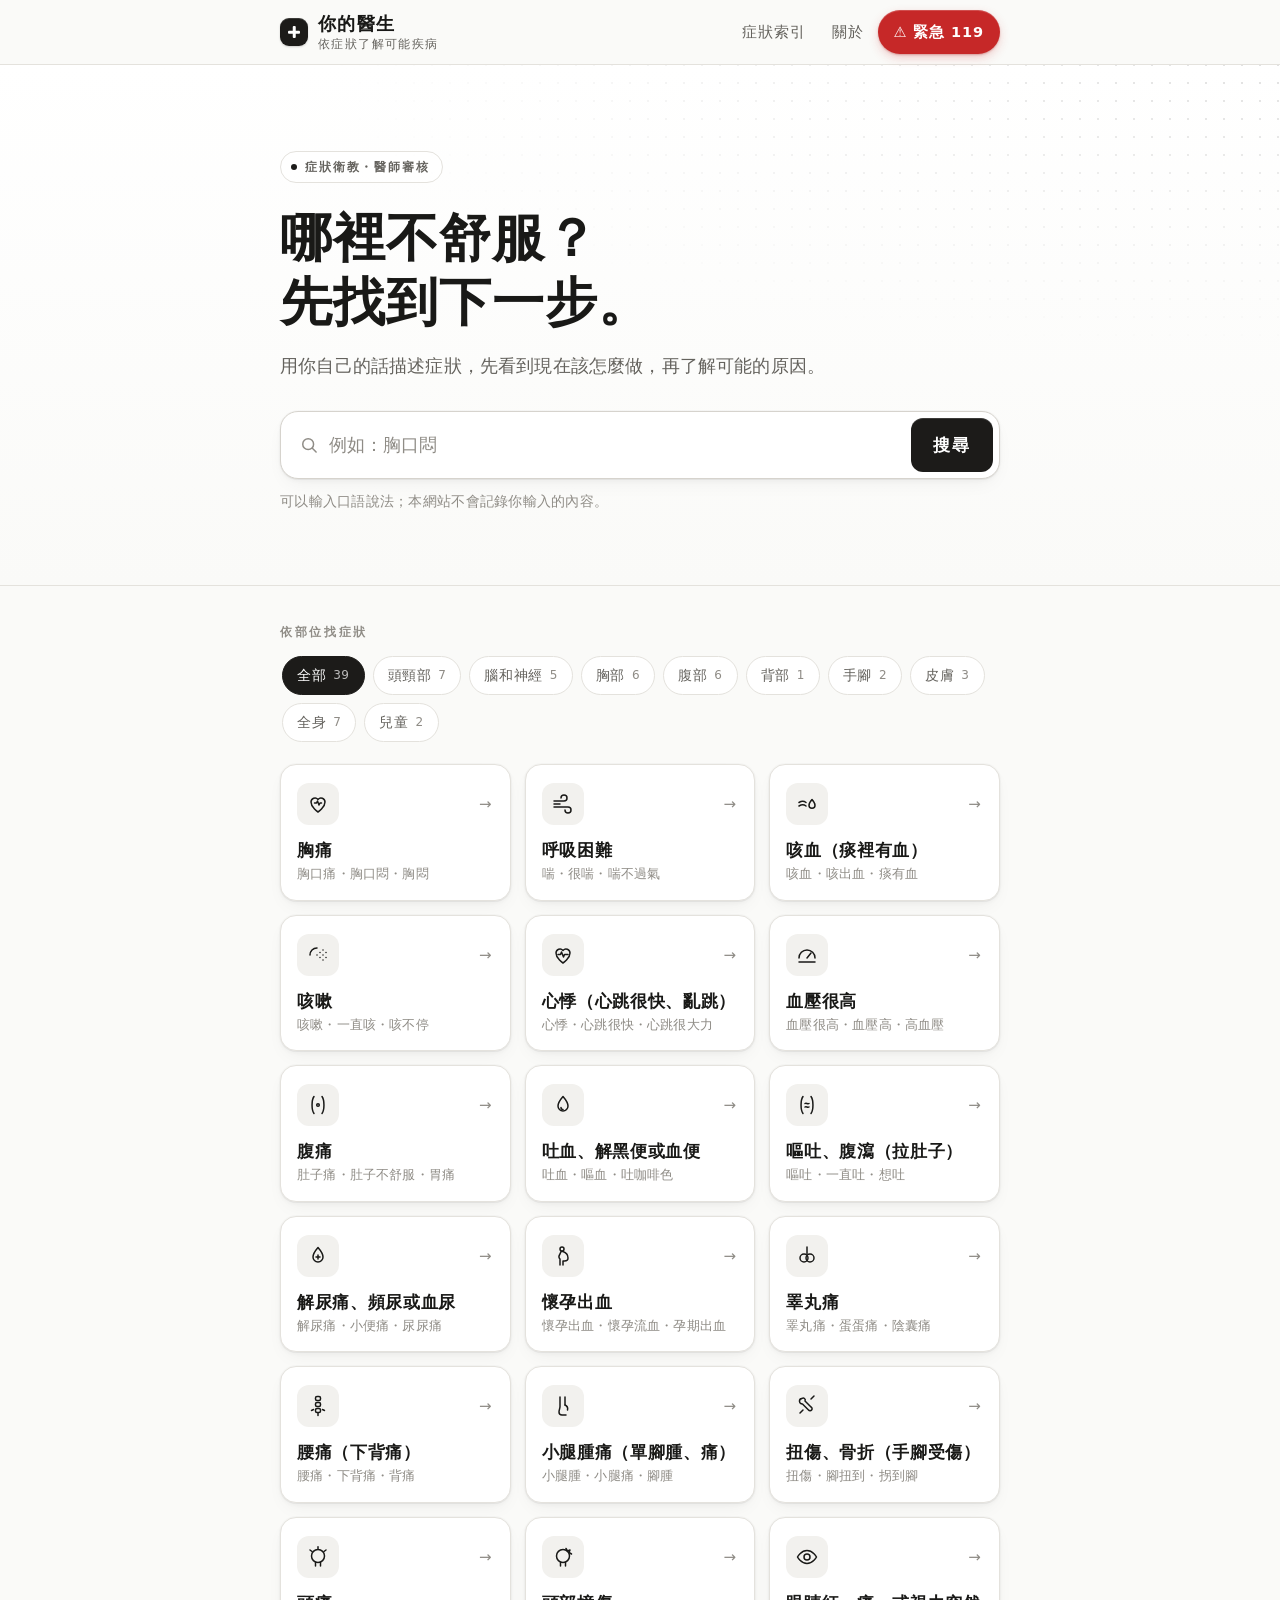
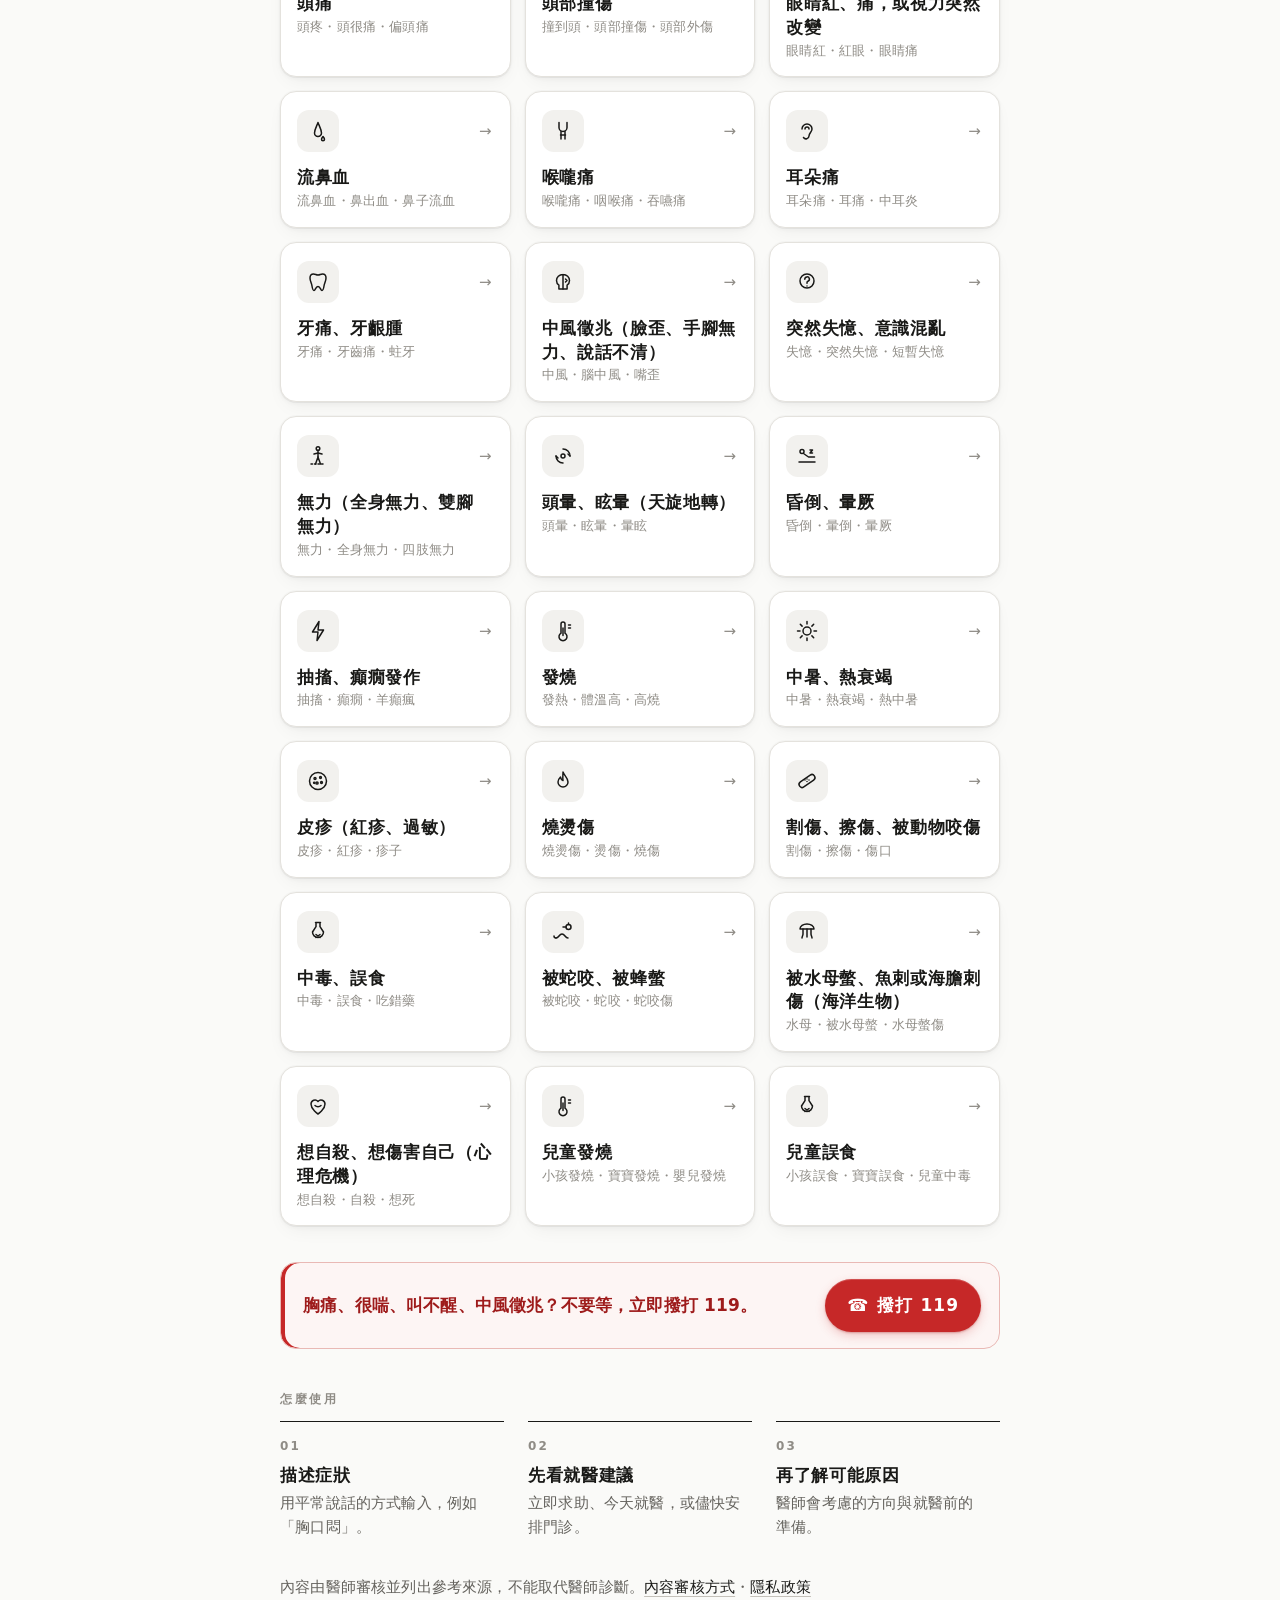
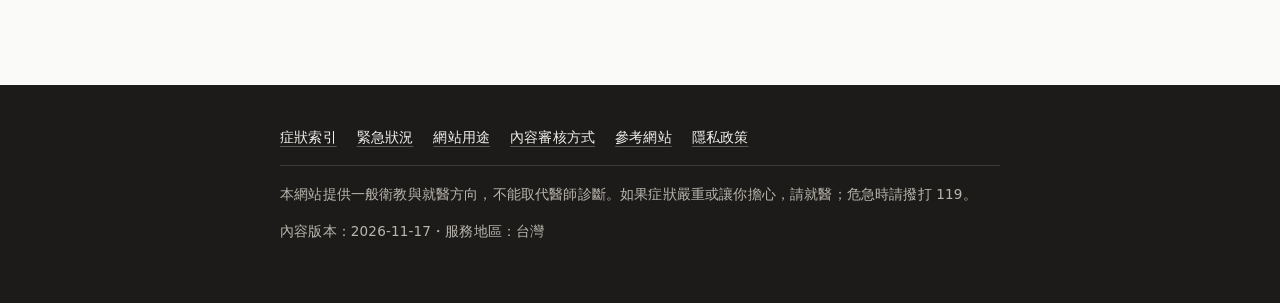
<file: index.html>
<!doctype html>
<html lang="zh-Hant-TW">
<head>
<meta charset="utf-8">
<meta name="viewport" content="width=device-width, initial-scale=1">
<meta name="robots" content="index, follow">
<title>你的醫生～依症狀了解可能疾病</title>
<meta name="description" content="你的醫生～依症狀了解可能疾病。先看到現在該怎麼做：立即求助、儘速就醫或安排門診，再了解醫師會考慮的可能原因。經醫師審核的繁體中文衛教，不能取代醫師診斷。">
<link rel="stylesheet" href="css/site.css?v=20261119040735">
</head>
<body data-page="home">
<main id="main" tabindex="-1"><div class="wrap"><noscript><p>本網站需要啟用 JavaScript 才能搜尋與顯示症狀內容。危急時請撥打 119。</p></noscript></div></main>
<script src="data.js?v=20261119040735"></script>
<script src="js/search.js?v=20261119040735"></script>
<script src="js/app.js?v=20261119040735"></script>
</body>
</html>
</file>
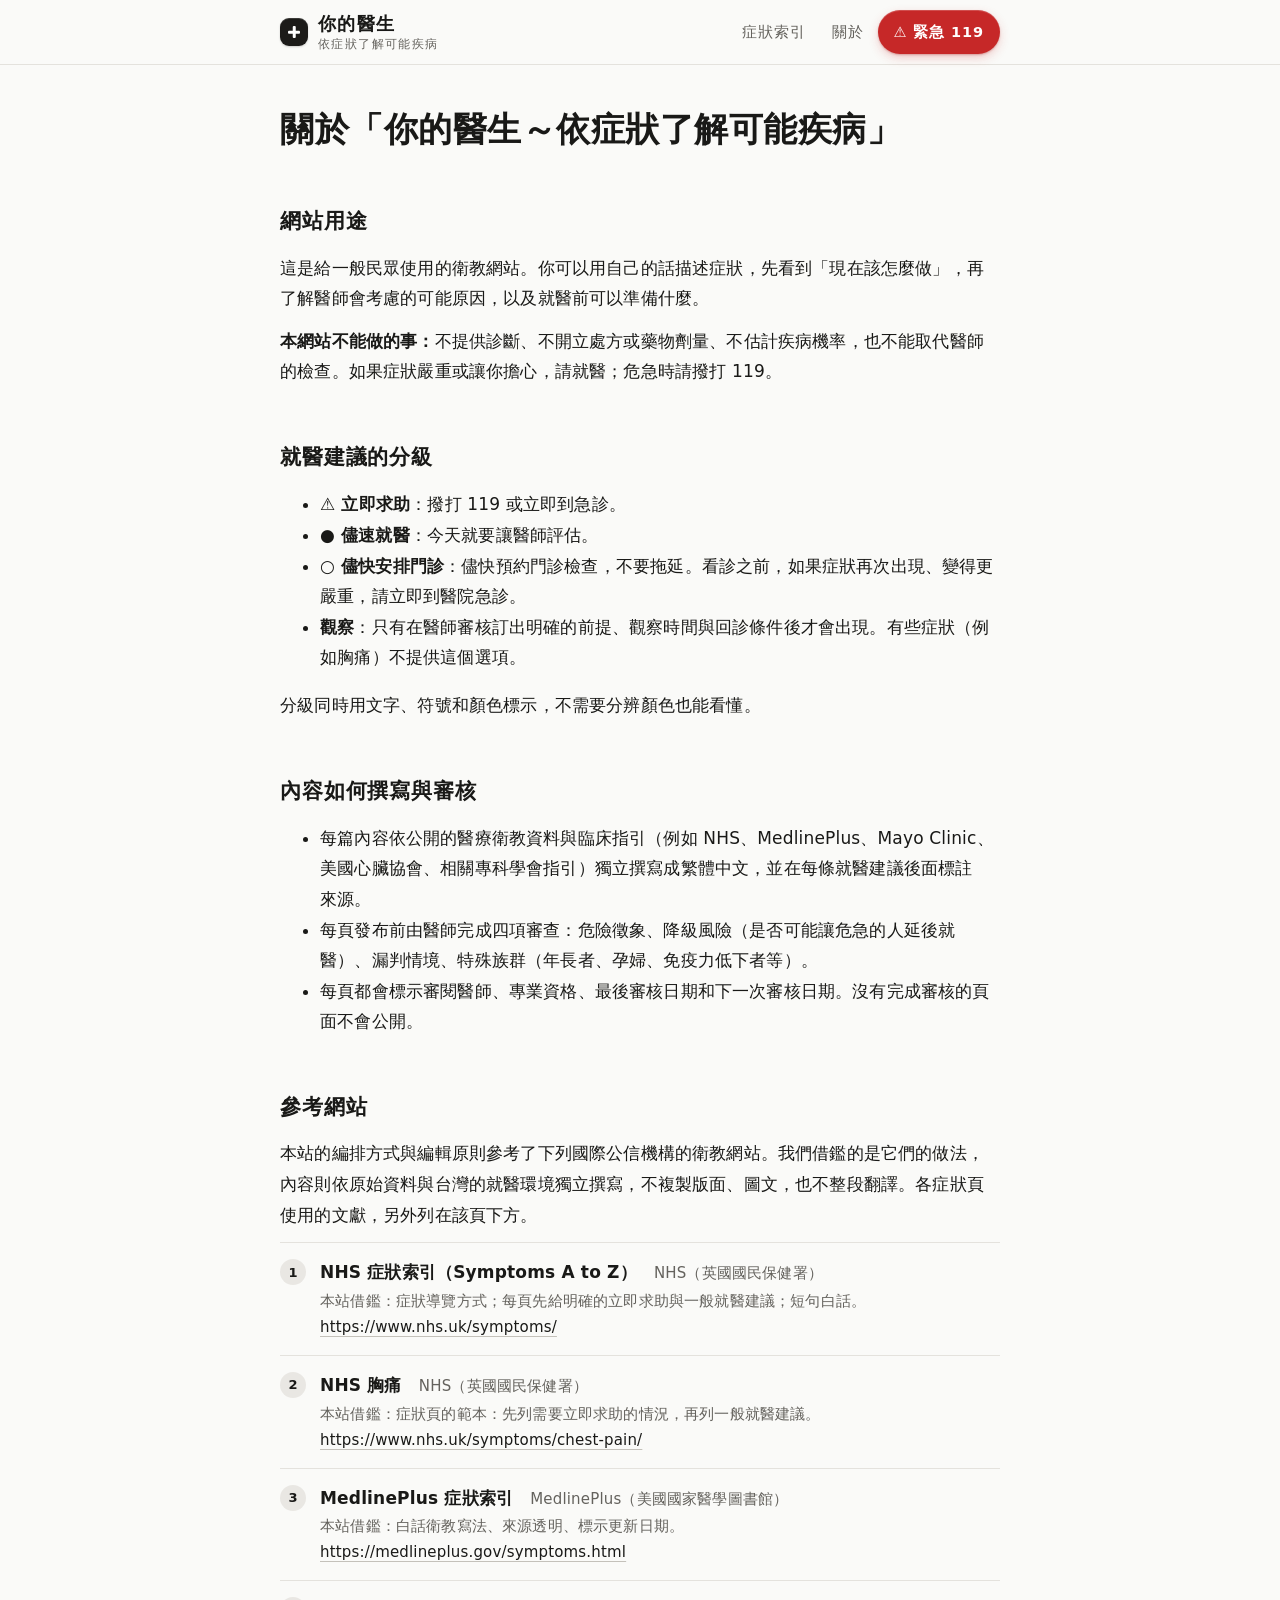
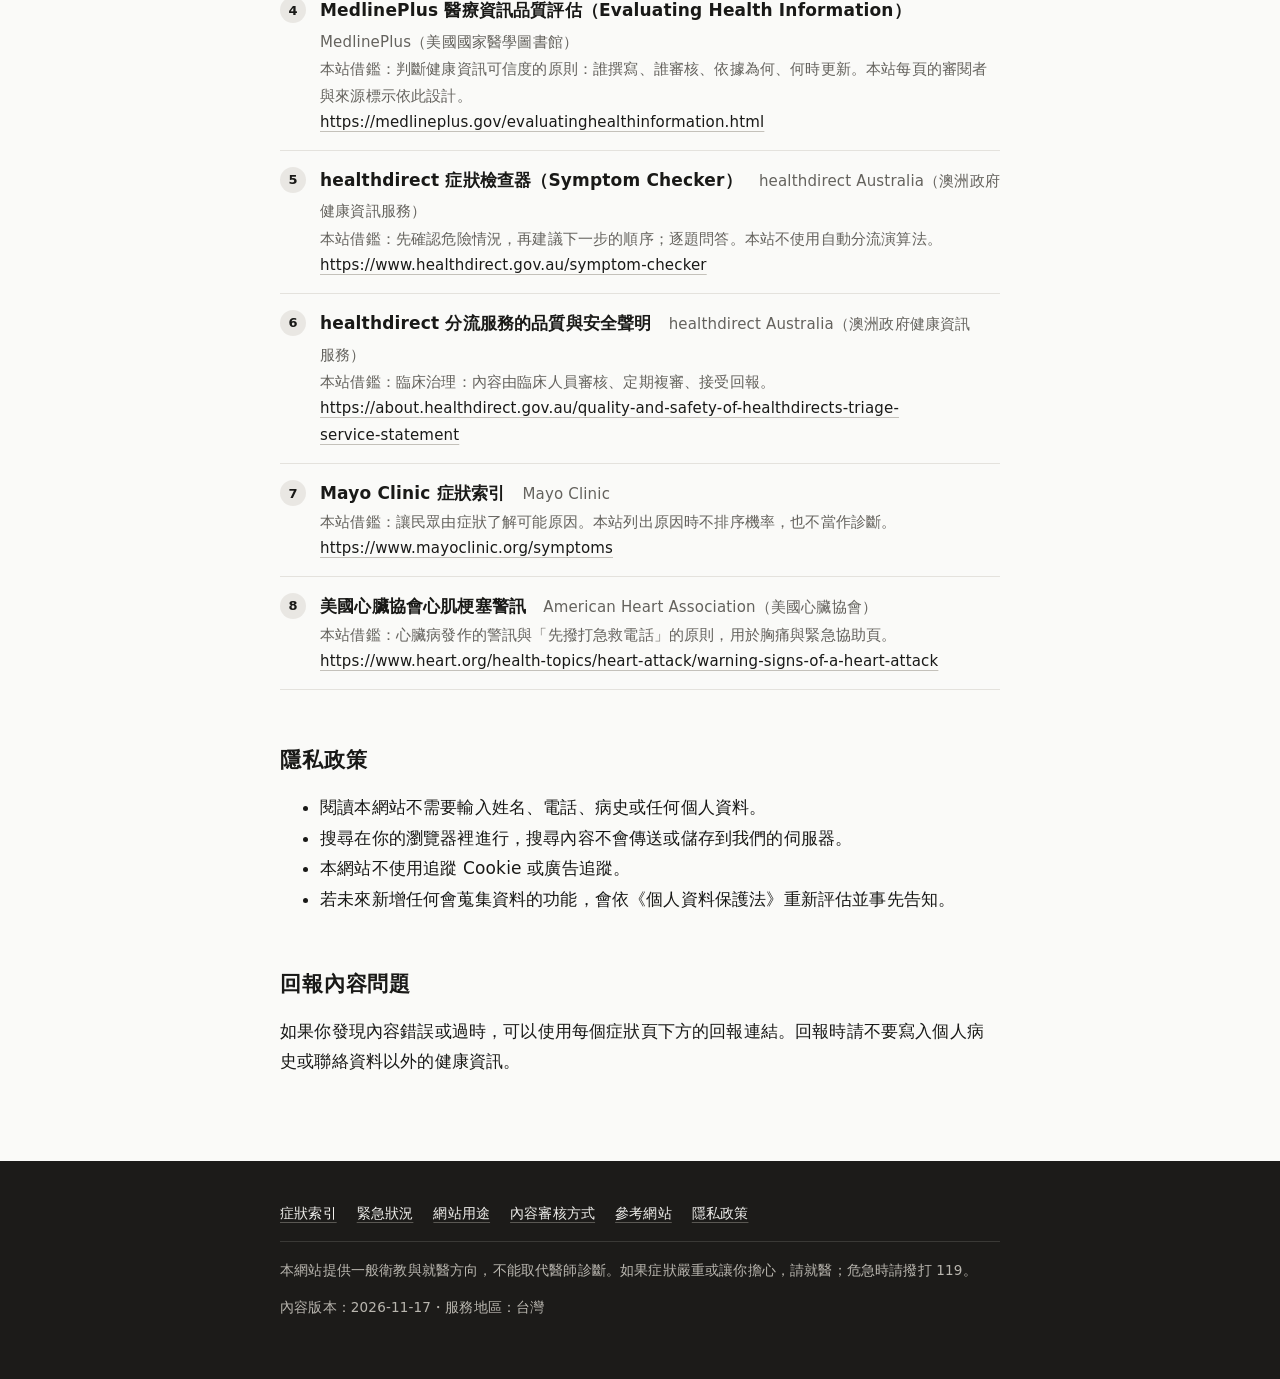
<file: about.html>
<!doctype html>
<html lang="zh-Hant-TW">
<head>
<meta charset="utf-8">
<meta name="viewport" content="width=device-width, initial-scale=1">
<meta name="robots" content="index, follow">
<title>關於本站｜你的醫生</title>
<link rel="stylesheet" href="css/site.css?v=20261119040735">
</head>
<body data-page="about">
<main id="main" tabindex="-1"><div class="wrap">
<h1>關於「你的醫生～依症狀了解可能疾病」</h1>

<h2 id="purpose">網站用途</h2>
<p>這是給一般民眾使用的衛教網站。你可以用自己的話描述症狀，先看到「現在該怎麼做」，再了解醫師會考慮的可能原因，以及就醫前可以準備什麼。</p>
<p><strong>本網站不能做的事：</strong>不提供診斷、不開立處方或藥物劑量、不估計疾病機率，也不能取代醫師的檢查。如果症狀嚴重或讓你擔心，請就醫；危急時請撥打 119。</p>

<h2>就醫建議的分級</h2>
<ul>
<li><strong>⚠ 立即求助</strong>：撥打 119 或立即到急診。</li>
<li><strong>● 儘速就醫</strong>：今天就要讓醫師評估。</li>
<li><strong>○ 儘快安排門診</strong>：儘快預約門診檢查，不要拖延。看診之前，如果症狀再次出現、變得更嚴重，請立即到醫院急診。</li>
<li><strong>觀察</strong>：只有在醫師審核訂出明確的前提、觀察時間與回診條件後才會出現。有些症狀（例如胸痛）不提供這個選項。</li>
</ul>
<p>分級同時用文字、符號和顏色標示，不需要分辨顏色也能看懂。</p>

<h2 id="review">內容如何撰寫與審核</h2>
<ul>
<li>每篇內容依公開的醫療衛教資料與臨床指引（例如 NHS、MedlinePlus、Mayo Clinic、美國心臟協會、相關專科學會指引）獨立撰寫成繁體中文，並在每條就醫建議後面標註來源。</li>
<li>每頁發布前由醫師完成四項審查：危險徵象、降級風險（是否可能讓危急的人延後就醫）、漏判情境、特殊族群（年長者、孕婦、免疫力低下者等）。</li>
<li>每頁都會標示審閱醫師、專業資格、最後審核日期和下一次審核日期。沒有完成審核的頁面不會公開。</li>
</ul>

<h2 id="references">參考網站</h2>
<p>本站的編排方式與編輯原則參考了下列國際公信機構的衛教網站。我們借鑑的是它們的做法，內容則依原始資料與台灣的就醫環境獨立撰寫，不複製版面、圖文，也不整段翻譯。各症狀頁使用的文獻，另外列在該頁下方。</p>
<div id="site-refs"></div>

<h2 id="privacy">隱私政策</h2>
<ul>
<li>閱讀本網站不需要輸入姓名、電話、病史或任何個人資料。</li>
<li>搜尋在你的瀏覽器裡進行，搜尋內容不會傳送或儲存到我們的伺服器。</li>
<li>本網站不使用追蹤 Cookie 或廣告追蹤。</li>
<li>若未來新增任何會蒐集資料的功能，會依《個人資料保護法》重新評估並事先告知。</li>
</ul>

<h2 id="feedback">回報內容問題</h2>
<p>如果你發現內容錯誤或過時，可以使用每個症狀頁下方的回報連結。回報時請不要寫入個人病史或聯絡資料以外的健康資訊。</p>
</div></main>
<script src="data.js?v=20261119040735"></script>
<script src="js/search.js?v=20261119040735"></script>
<script src="js/app.js?v=20261119040735"></script>
</body>
</html>
</file>
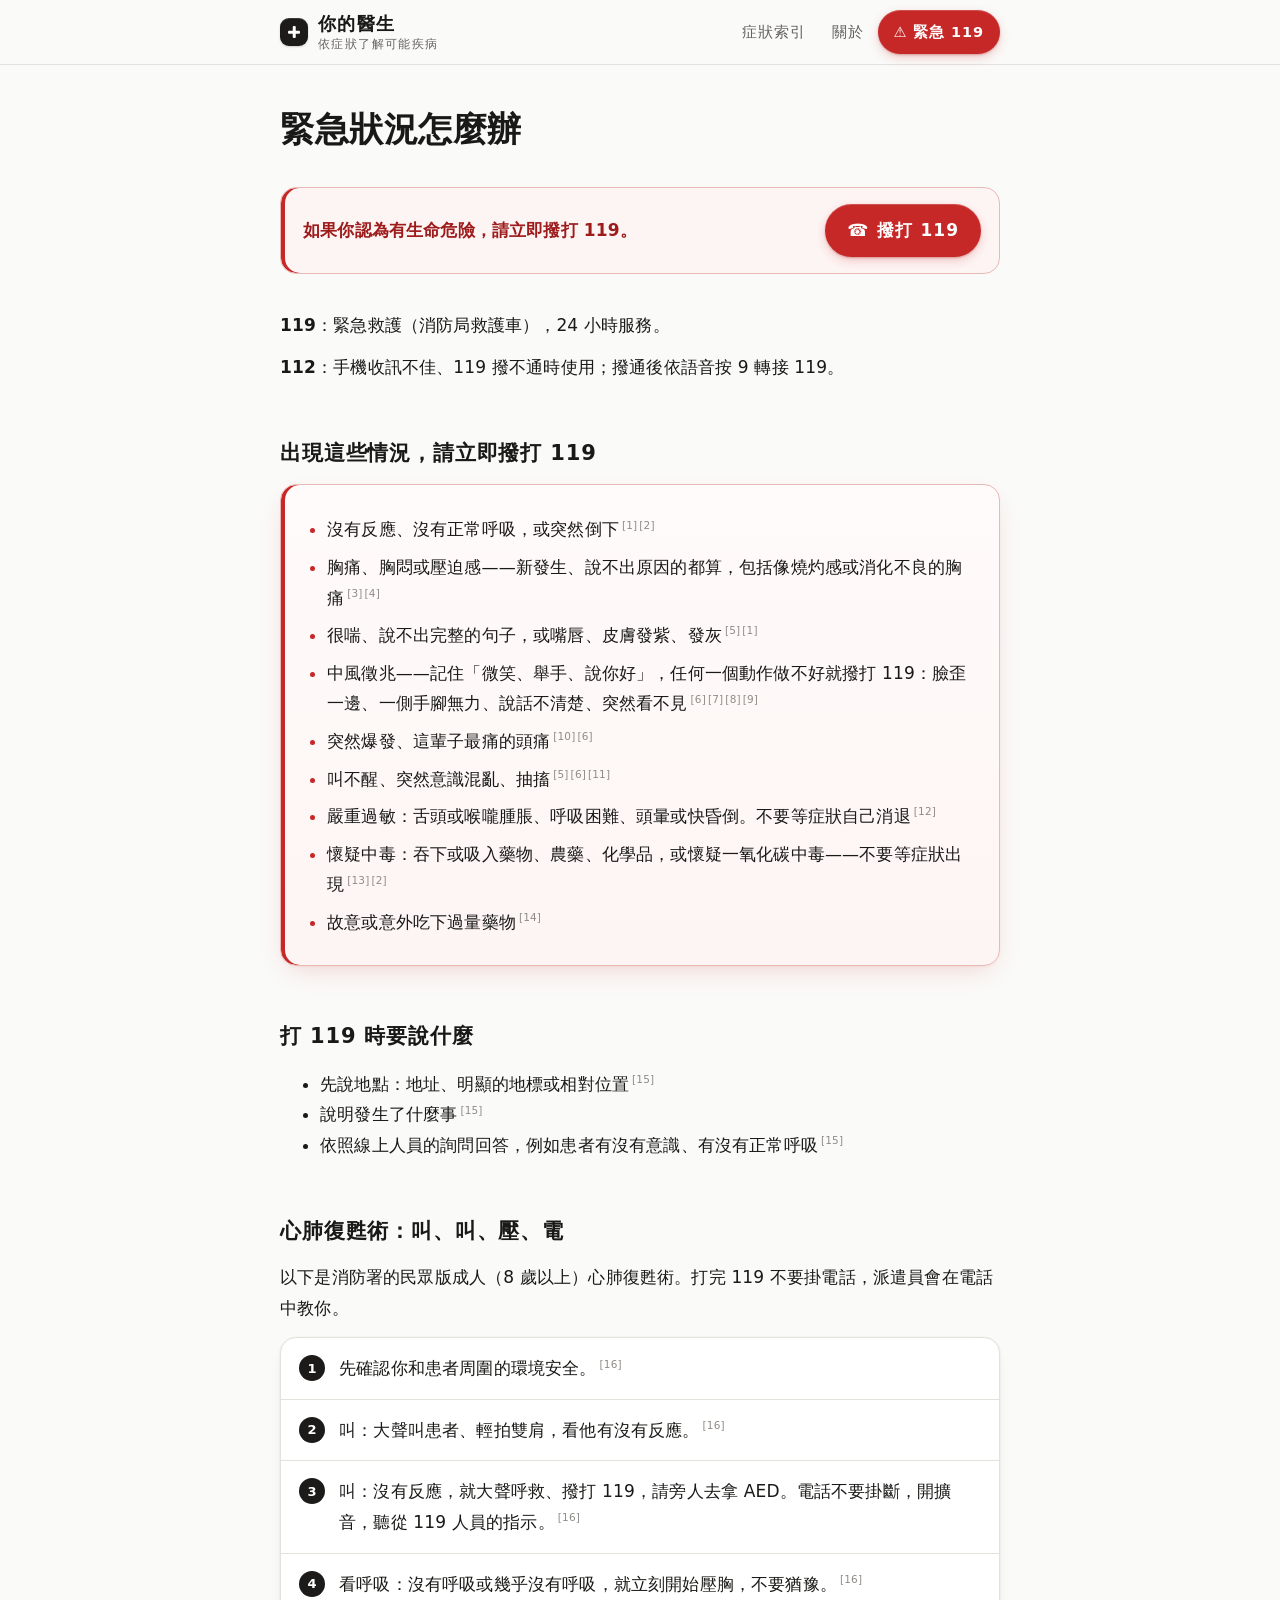
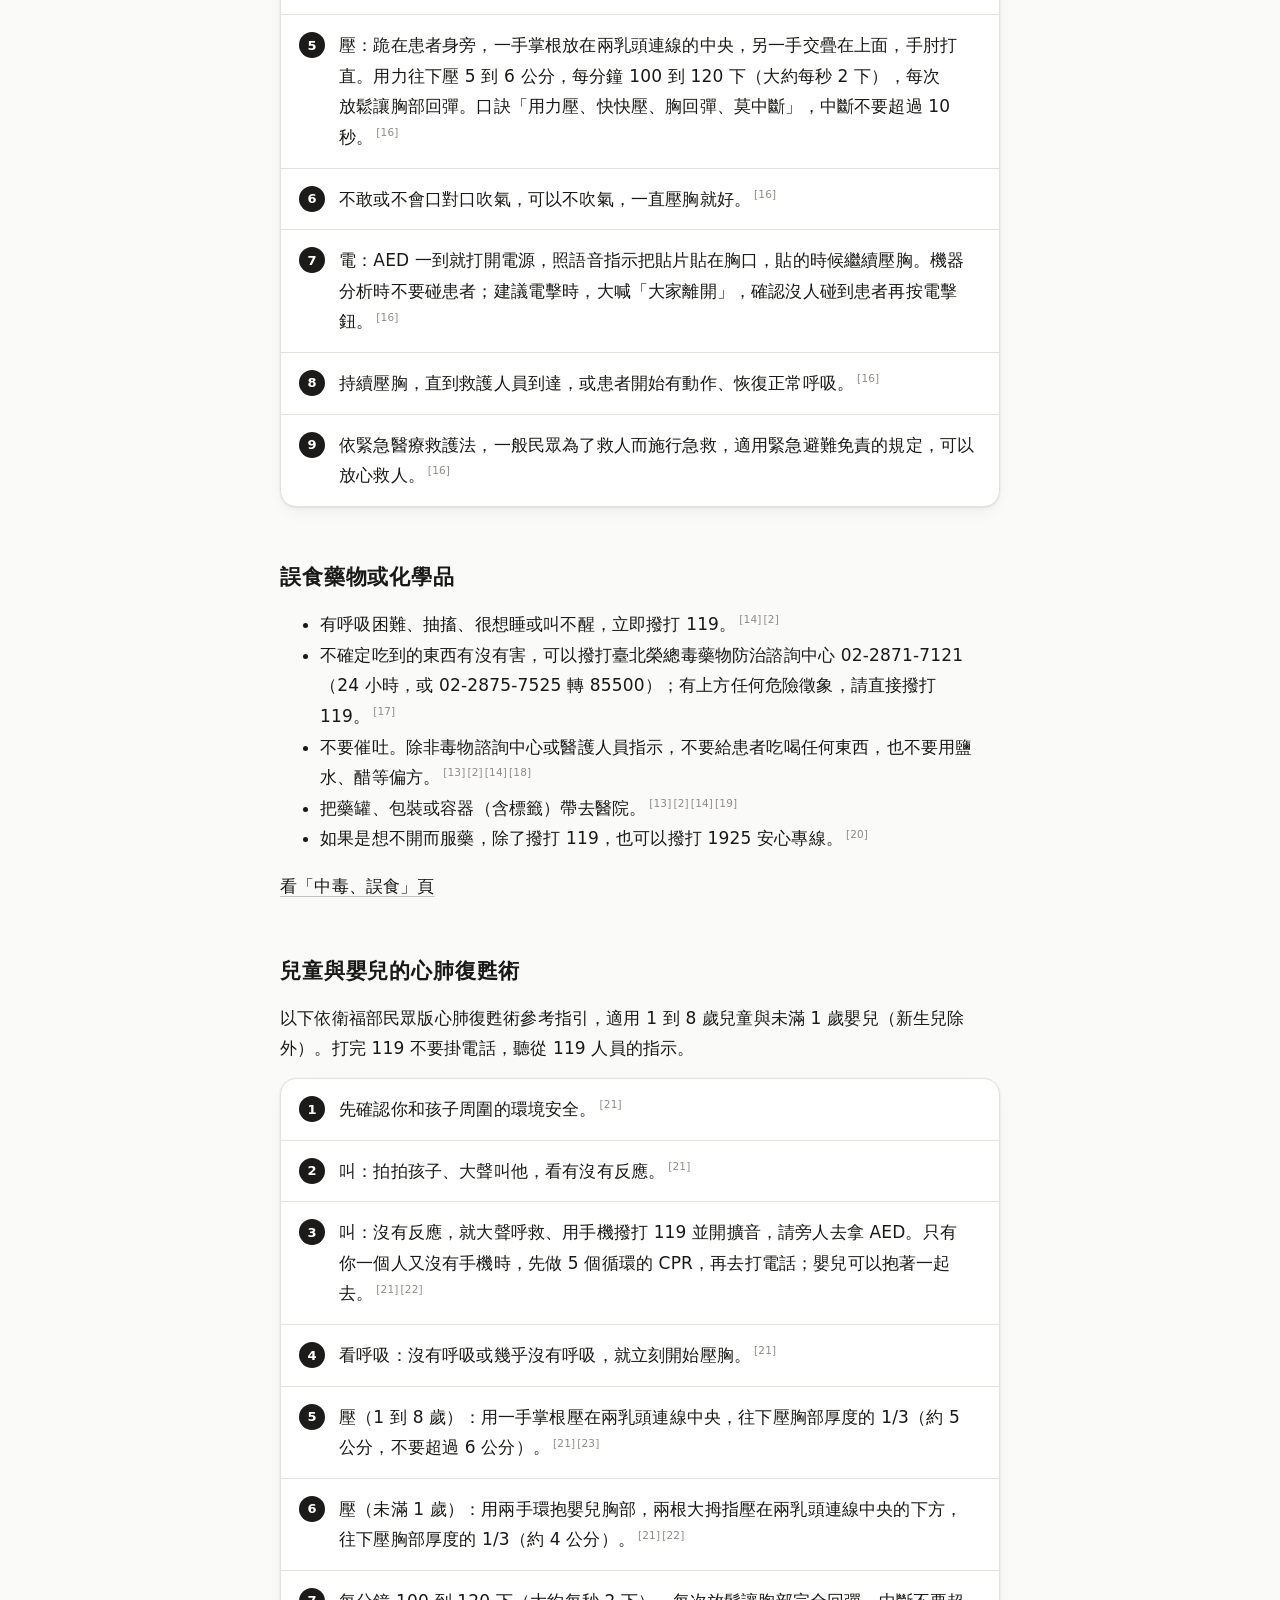
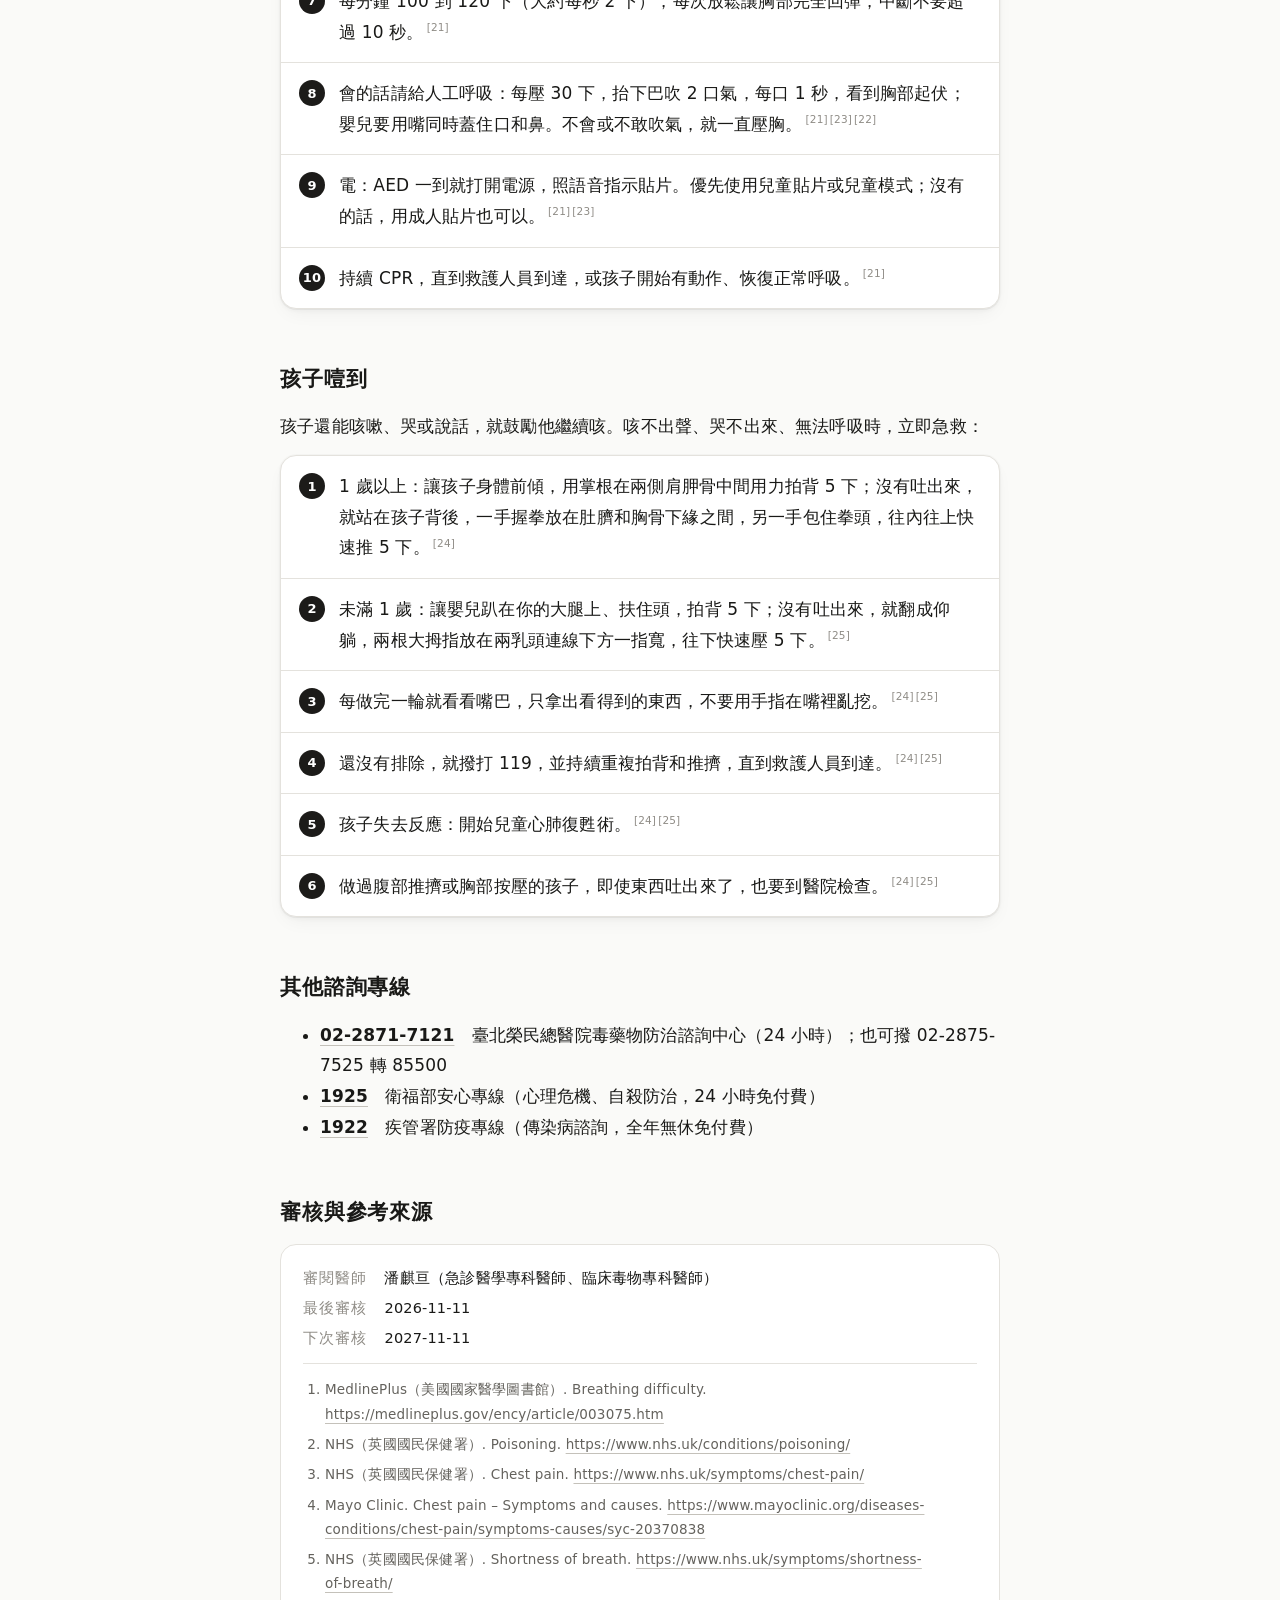
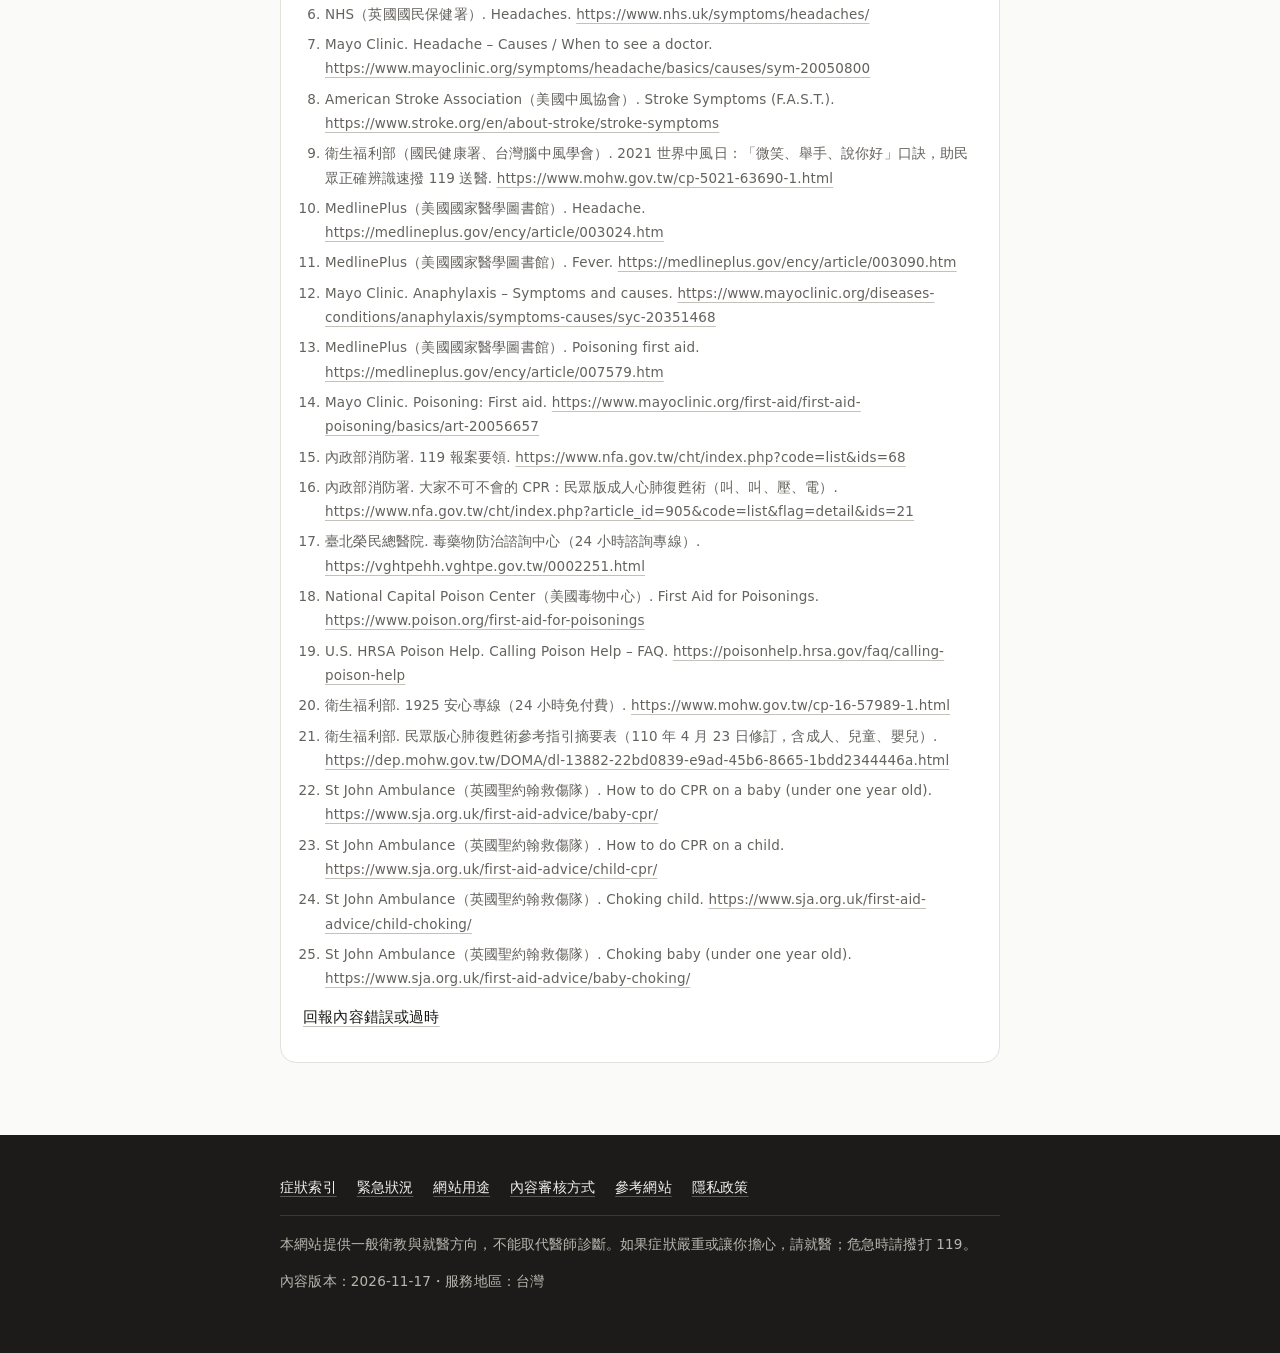
<file: emergency.html>
<!doctype html>
<html lang="zh-Hant-TW">
<head>
<meta charset="utf-8">
<meta name="viewport" content="width=device-width, initial-scale=1">
<meta name="robots" content="index, follow">
<title>緊急狀況怎麼辦｜你的醫生</title>
<meta name="description" content="依症狀找到現在該怎麼做：立即求助、儘速就醫或安排門診。經醫師審核的繁體中文衛教。">
<link rel="stylesheet" href="css/site.css?v=20261119040735">
</head>
<body data-page="emergency">
<main id="main" tabindex="-1"><div class="wrap"><noscript><p>本網站需要啟用 JavaScript 才能搜尋與顯示症狀內容。危急時請撥打 119。</p></noscript></div></main>
<script src="data.js?v=20261119040735"></script>
<script src="js/search.js?v=20261119040735"></script>
<script src="js/app.js?v=20261119040735"></script>
</body>
</html>
</file>
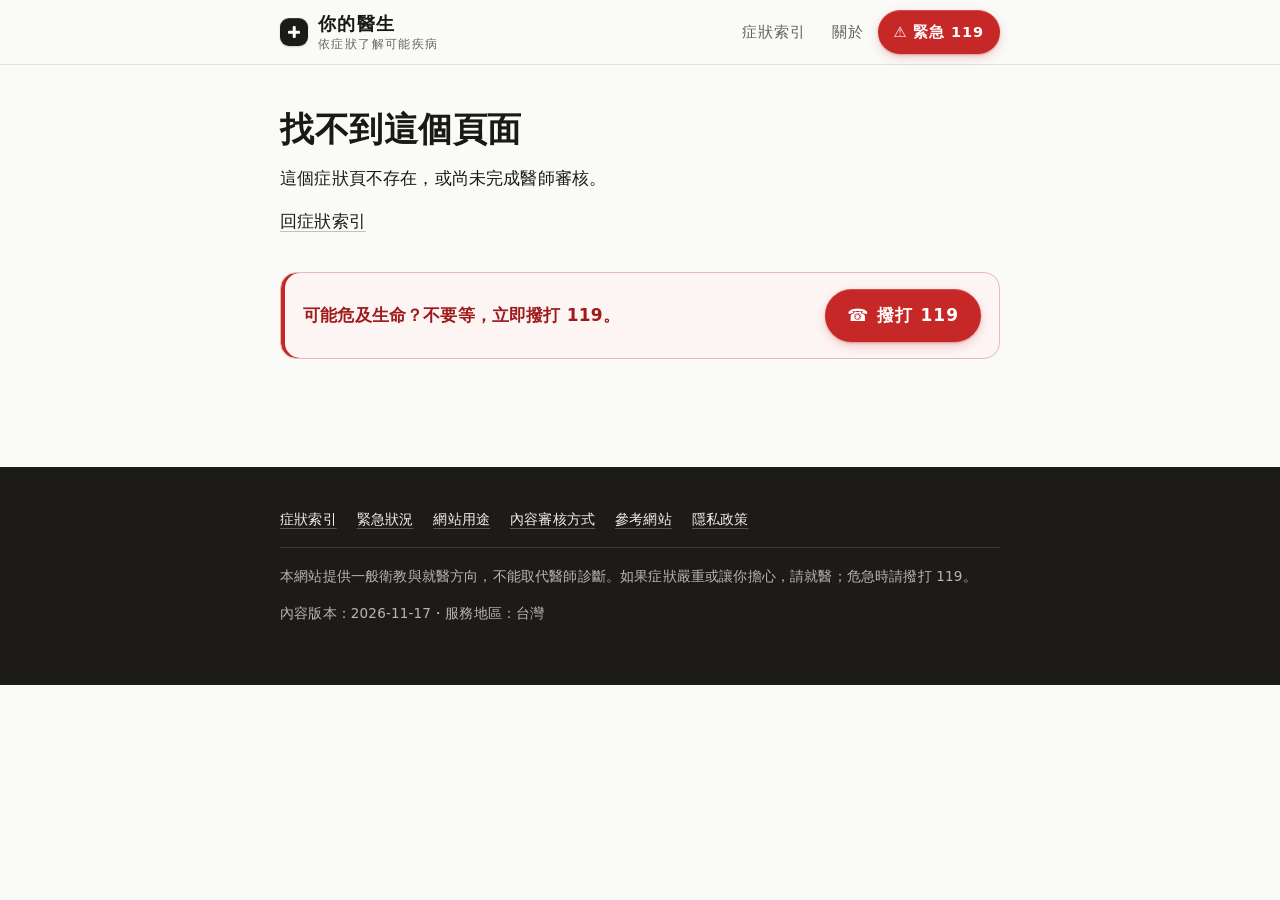
<file: symptom.html>
<!doctype html>
<html lang="zh-Hant-TW">
<head>
<meta charset="utf-8">
<meta name="viewport" content="width=device-width, initial-scale=1">
<meta name="robots" content="index, follow">
<title>症狀｜你的醫生</title>
<meta name="description" content="依症狀找到現在該怎麼做：立即求助、儘速就醫或安排門診。經醫師審核的繁體中文衛教。">
<link rel="stylesheet" href="css/site.css?v=20261119040735">
</head>
<body data-page="symptom">
<main id="main" tabindex="-1"><div class="wrap"><noscript><p>本網站需要啟用 JavaScript 才能搜尋與顯示症狀內容。危急時請撥打 119。</p></noscript></div></main>
<script src="data.js?v=20261119040735"></script>
<script src="js/search.js?v=20261119040735"></script>
<script src="js/app.js?v=20261119040735"></script>
</body>
</html>
</file>
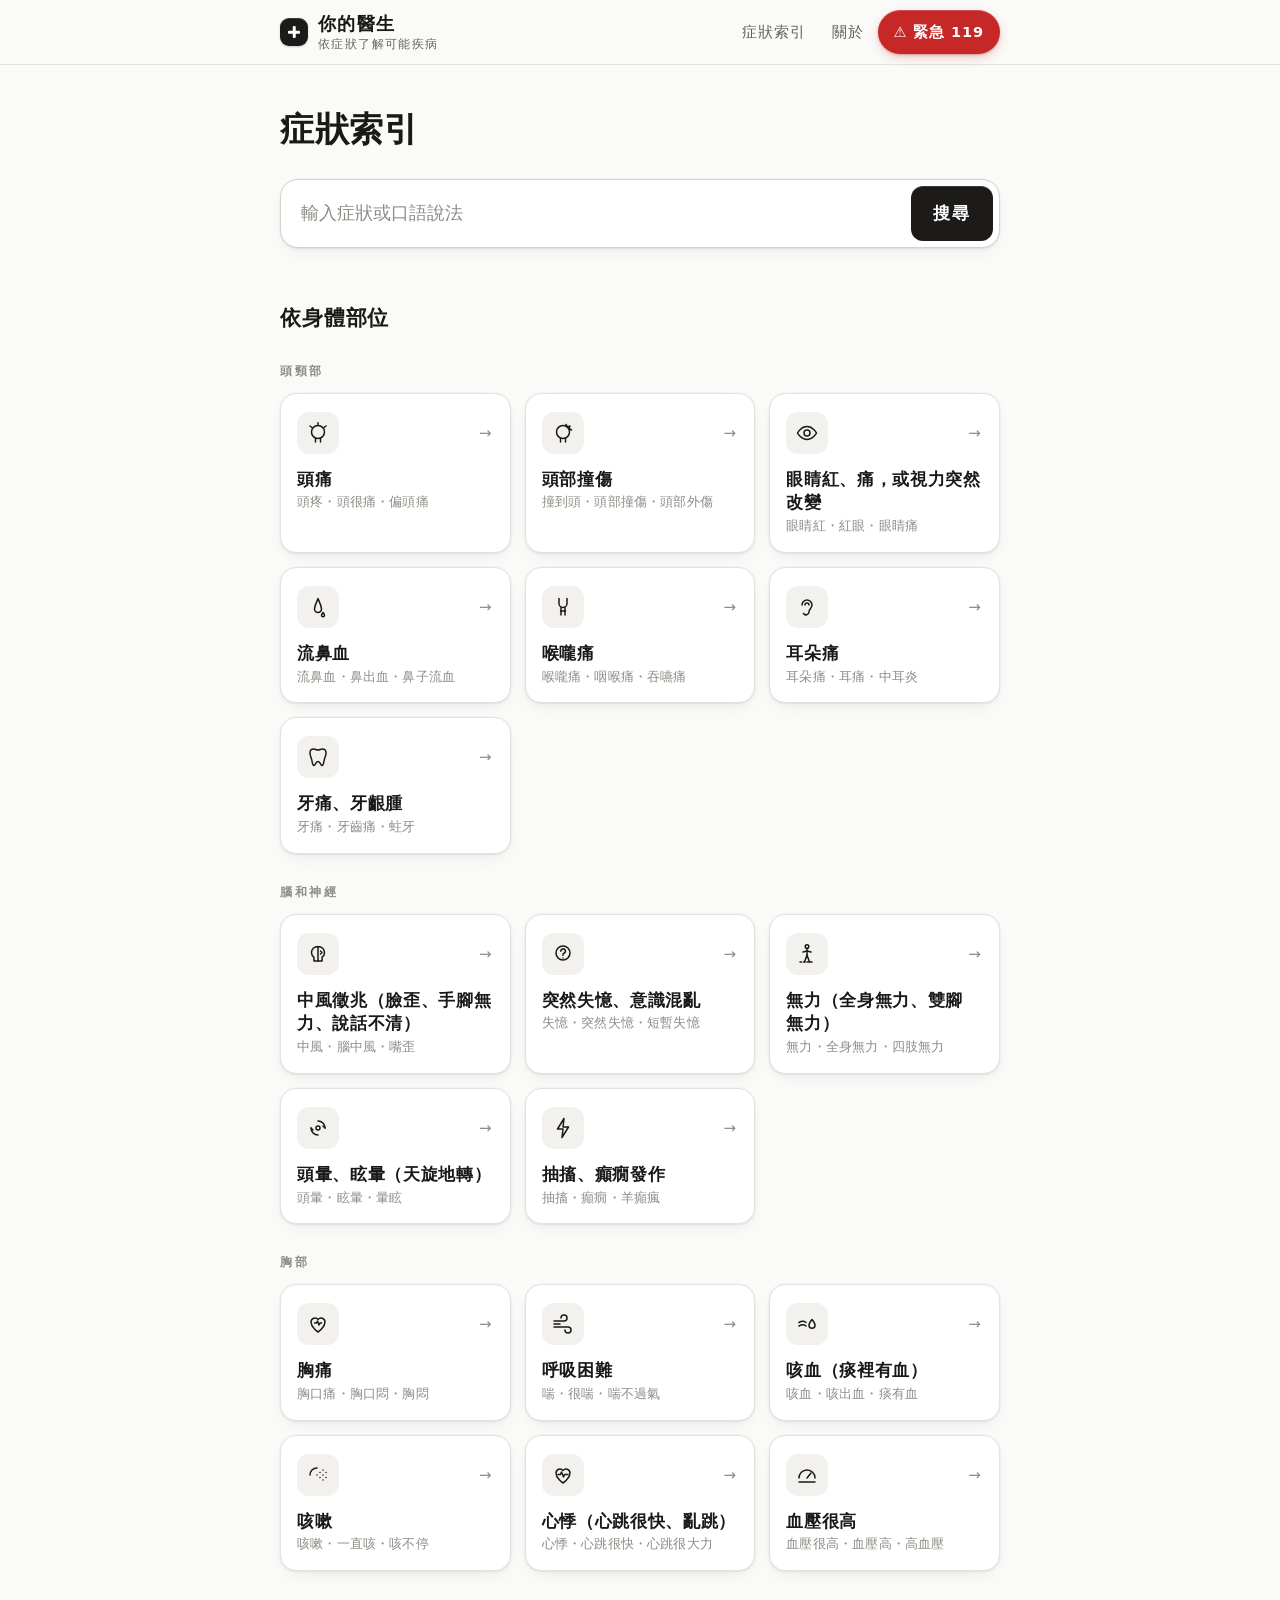
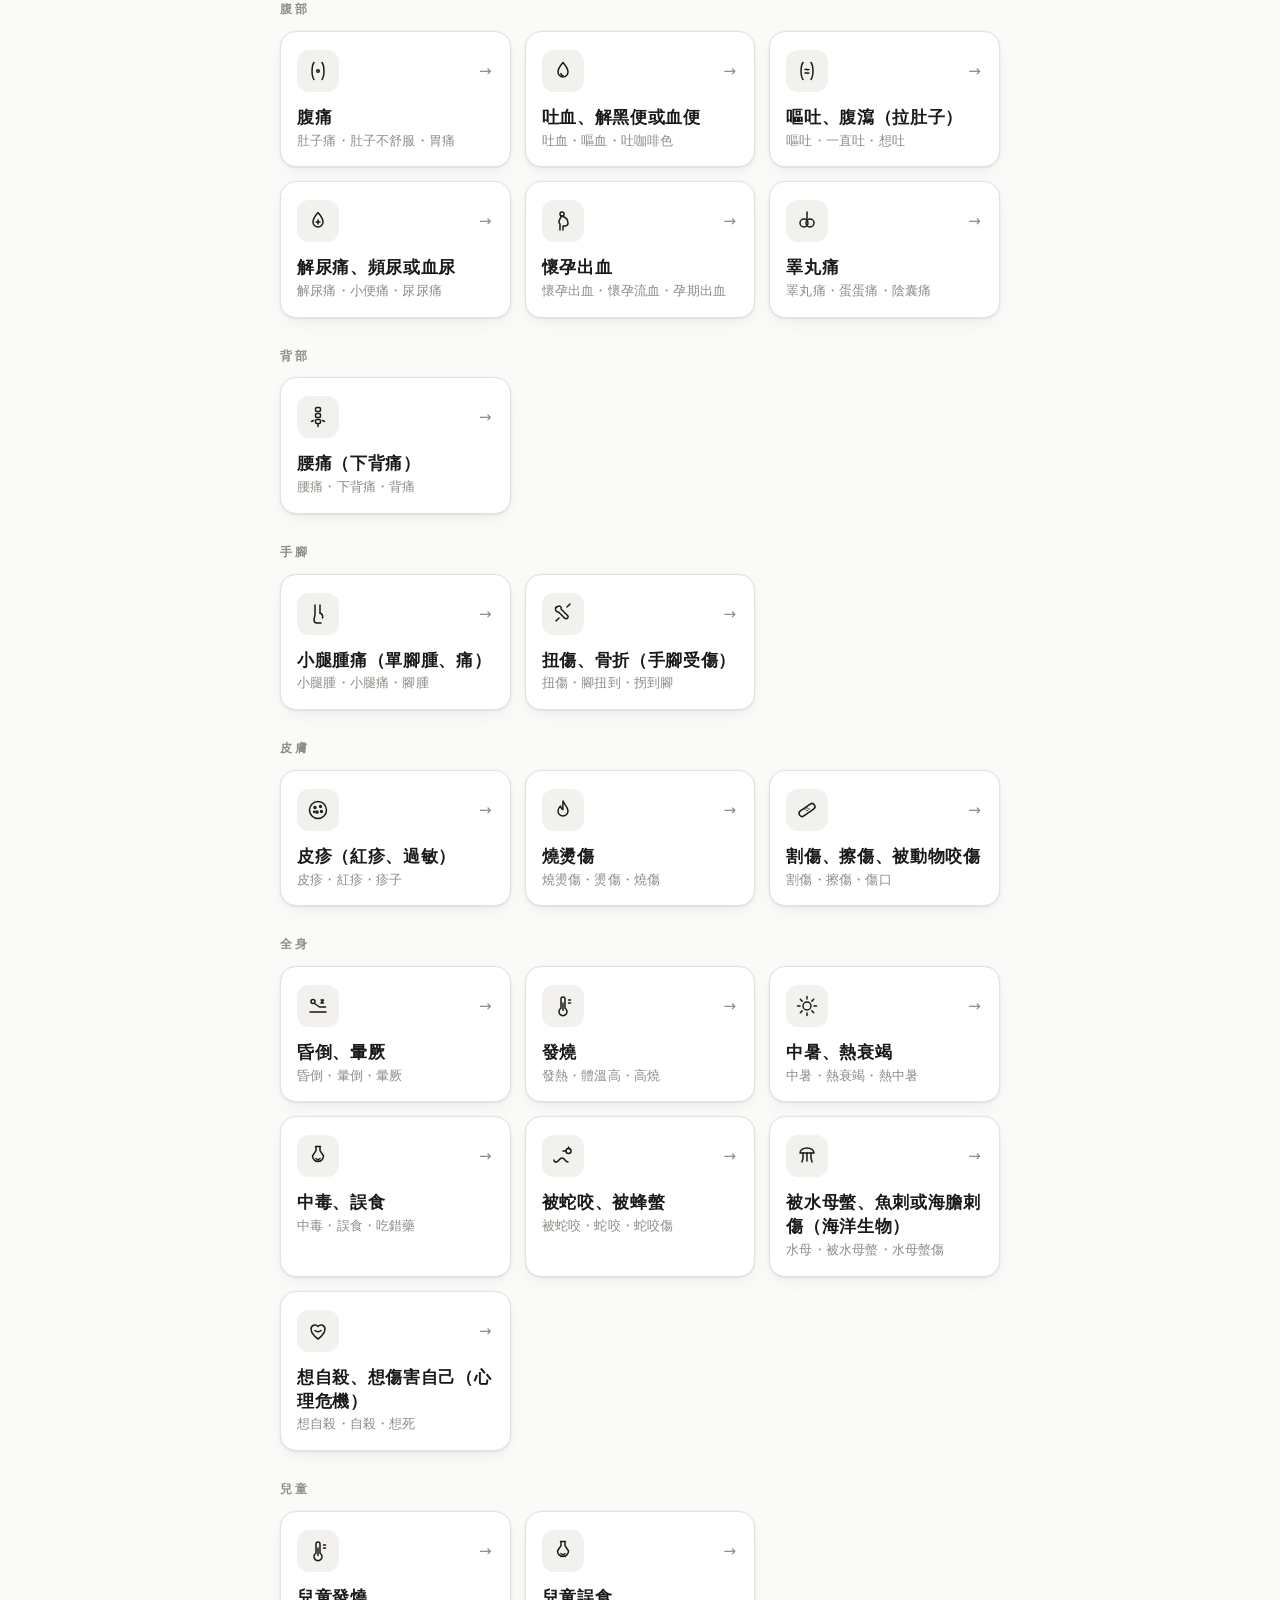
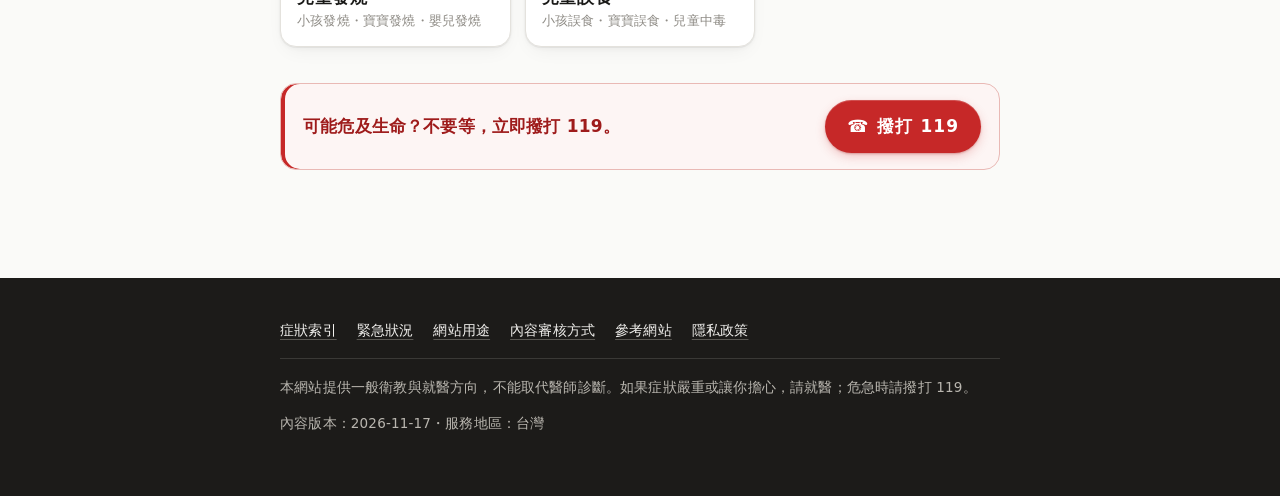
<file: symptoms.html>
<!doctype html>
<html lang="zh-Hant-TW">
<head>
<meta charset="utf-8">
<meta name="viewport" content="width=device-width, initial-scale=1">
<meta name="robots" content="index, follow">
<title>症狀索引｜你的醫生</title>
<meta name="description" content="依症狀找到現在該怎麼做：立即求助、儘速就醫或安排門診。經醫師審核的繁體中文衛教。">
<link rel="stylesheet" href="css/site.css?v=20261119040735">
</head>
<body data-page="index">
<main id="main" tabindex="-1"><div class="wrap"><noscript><p>本網站需要啟用 JavaScript 才能搜尋與顯示症狀內容。危急時請撥打 119。</p></noscript></div></main>
<script src="data.js?v=20261119040735"></script>
<script src="js/search.js?v=20261119040735"></script>
<script src="js/app.js?v=20261119040735"></script>
</body>
</html>
</file>
<file: css/site.css>
/* 極簡黑白灰（暖灰色調）。唯一的彩色是紅色，只用於緊急求助與回診提醒。 */
:root {
  --bg: #FAFAF8;
  --surface: #FFFFFF;
  --soft: #F2F1EE;
  --soft-2: #E9E7E3;
  --text: #191917;
  --muted: #64625D;
  --faint: #8F8C86;
  --line: #E4E2DD;
  --line-strong: #191917;
  --ink: #1C1B19;
  --em: #C62828;
  --em-dark: #9E1B1B;
  --em-soft: #FDF5F4;
  --em-line: #E9B9B5;
  --radius: 16px;
  --radius-sm: 10px;
  --shadow: 0 0 0 1px rgba(25,25,23,.02), 0 1px 1px rgba(25,25,23,.03), 0 2px 4px rgba(25,25,23,.03), 0 8px 20px -6px rgba(25,25,23,.06);
  --shadow-hover: 0 0 0 1px rgba(25,25,23,.03), 0 2px 4px rgba(25,25,23,.04), 0 8px 16px rgba(25,25,23,.05), 0 24px 40px -12px rgba(25,25,23,.14);
  --focus: 0 0 0 2px #FFFFFF, 0 0 0 4px #191917;
  color-scheme: light;
}
* { box-sizing: border-box; }
html { -webkit-text-size-adjust: 100%; scroll-behavior: smooth; }
[id] { scroll-margin-top: 84px; }
::selection { background: var(--ink); color: #fff; }
body {
  margin: 0; background: var(--bg); color: var(--text);
  font-family: "Noto Sans TC", "PingFang TC", "Microsoft JhengHei", system-ui, -apple-system, sans-serif;
  font-size: 17px; line-height: 1.8; letter-spacing: .01em;
  -webkit-font-smoothing: antialiased; text-rendering: optimizeLegibility;
  line-break: strict; font-variant-numeric: tabular-nums;
}
h1, h2, h3 { text-wrap: balance; }
p, li { text-wrap: pretty; }
.hero + .wrap { padding-top: 36px; }
a { color: var(--text); text-decoration: underline; text-decoration-color: #C4C1BA; text-underline-offset: 4px; text-decoration-thickness: 1px; transition: text-decoration-color .15s; }
a:hover { text-decoration-color: var(--text); }
a:focus-visible, button:focus-visible, input:focus-visible, summary:focus-visible { outline: none; box-shadow: var(--focus); border-radius: 8px; }
.wrap { max-width: 760px; margin: 0 auto; padding: 0 20px; }
@media (max-width: 420px) { .wrap { padding: 0 16px; } }
.skip { position: absolute; left: -9999px; }
.skip:focus { left: 16px; top: 8px; background: #fff; padding: 8px 12px; z-index: 10; }
code { font-size: .9em; background: var(--soft); padding: 1px 5px; border-radius: 4px; }
.eyebrow { font-size: 12px; font-weight: 700; letter-spacing: .22em; color: var(--faint); margin: 0 0 10px; text-transform: uppercase; }

/* 頁首 */
.site-header { background: rgba(250,250,248,.9); border-bottom: 1px solid var(--line); position: sticky; top: 0; z-index: 5; backdrop-filter: saturate(1.4) blur(10px); -webkit-backdrop-filter: saturate(1.4) blur(10px); }
.site-header .wrap { display: flex; align-items: center; justify-content: space-between; gap: 12px; min-height: 64px; }
.brand { display: inline-flex; align-items: center; gap: 10px; font-weight: 800; font-size: 18px; color: var(--text); text-decoration: none; letter-spacing: .08em; line-height: 1.25; }
.brand-dot { width: 28px; height: 28px; border-radius: 9px; background: var(--ink); flex: none; position: relative; box-shadow: inset 0 1px 0 rgba(255,255,255,.14), 0 1px 2px rgba(25,25,23,.2); }
.brand-dot::before, .brand-dot::after { content: ""; position: absolute; left: 50%; top: 50%; background: #fff; border-radius: 1px; transform: translate(-50%, -50%); }
.brand-dot::before { width: 12px; height: 2.5px; }
.brand-dot::after { width: 2.5px; height: 12px; }
.brand-text { display: block; white-space: nowrap; }
.brand small { display: block; font-weight: 400; font-size: 11.5px; color: var(--muted); letter-spacing: .12em; margin-top: 2px; }
.nav { display: flex; align-items: center; gap: 2px; }
.nav a.navlink { padding: 8px 12px; text-decoration: none; color: var(--muted); font-size: 14.5px; letter-spacing: .06em; border-radius: 999px; transition: color .15s, background .15s; }
.nav a.navlink:hover { color: var(--text); background: var(--soft); }
.em-pill { display: inline-flex; align-items: center; gap: 6px; background: var(--em); color: #fff !important; text-decoration: none; font-weight: 700; font-size: 14.5px; padding: 9px 16px; border-radius: 999px; min-height: 44px; white-space: nowrap; letter-spacing: .06em; box-shadow: inset 0 1px 0 rgba(255,255,255,.18), 0 1px 2px rgba(158,27,27,.3), 0 4px 12px -2px rgba(198,40,40,.3); transition: background .15s, transform .15s; }
.em-pill:hover { background: var(--em-dark); }
.em-pill:active, .call-btn:active { transform: translateY(1px); }
@media (max-width: 520px) { .nav a.navlink.hide-sm { display: none; } }

/* 預覽橫幅 */
.preview-banner { background: var(--ink); color: #fff; font-size: 13.5px; letter-spacing: .04em; }
.preview-banner a { color: #fff; text-decoration-color: rgba(255,255,255,.5); }
.preview-banner .wrap { padding: 8px 20px; }

main { padding: 36px 0 72px; }
h1 { font-size: 34px; line-height: 1.3; margin: 6px 0 12px; font-weight: 800; letter-spacing: .015em; }
h2 { font-size: 21px; line-height: 1.4; margin: 56px 0 16px; font-weight: 800; letter-spacing: .04em; }
h3 { font-size: 18px; margin: 0 0 6px; font-weight: 700; }
h4 { font-weight: 700; }
p { margin: 0 0 12px; }
.lead { font-size: 18px; color: var(--muted); max-width: 34em; }
.muted { color: var(--muted); }
.small { font-size: 15px; }

/* 首頁 Hero：細點底紋 */
.hero { position: relative; margin-top: -36px; padding: 56px 0 44px; border-bottom: 1px solid var(--line); background: linear-gradient(180deg, #FFFFFF 0%, var(--bg) 100%); overflow: hidden; }
.hero::before {
  content: ""; position: absolute; inset: 0; pointer-events: none;
  background-image: radial-gradient(rgba(25,25,23,.13) 1px, transparent 1.2px);
  background-size: 18px 18px; background-position: -9px -9px;
  -webkit-mask-image: radial-gradient(120% 90% at 100% 0%, #000 0%, transparent 62%);
  mask-image: radial-gradient(120% 90% at 100% 0%, #000 0%, transparent 62%);
}
.hero .wrap { position: relative; }
.hero .eyebrow { display: inline-flex; align-items: center; gap: 8px; padding: 5px 12px 5px 10px; border: 1px solid var(--line); border-radius: 999px; background: rgba(255,255,255,.8); color: var(--muted); letter-spacing: .16em; font-size: 11.5px; margin-bottom: 18px; }
.hero .eyebrow::before { content: ""; width: 6px; height: 6px; border-radius: 50%; background: var(--ink); }
.hero h1 { font-size: 38px; line-height: 1.22; letter-spacing: .02em; font-weight: 900; margin-bottom: 16px; }
@media (min-width: 640px) { .hero { padding: 84px 0 60px; } .hero h1 { font-size: 52px; } }
.search { display: flex; gap: 6px; margin: 28px 0 10px; padding: 6px; background: #fff; border: 1px solid #D6D3CD; border-radius: 18px; box-shadow: var(--shadow); transition: border-color .15s, box-shadow .15s; }
.search:focus-within { border-color: var(--ink); box-shadow: 0 0 0 4px rgba(25,25,23,.08), var(--shadow); }
.search-field { position: relative; flex: 1; min-width: 0; display: flex; align-items: center; }
.search-field svg { position: absolute; left: 12px; color: var(--faint); pointer-events: none; }
.search input { flex: 1; width: 100%; min-width: 0; font: inherit; font-size: 18px; padding: 11px 14px; border: 0; border-radius: 12px; background: transparent; color: var(--text); }
.search-field input { padding-left: 42px; }
.search input:focus, .search input:focus-visible { outline: none; box-shadow: none; }
.search input::placeholder { color: var(--faint); }
.search button { font: inherit; font-weight: 700; padding: 0 22px; border: 0; border-radius: 12px; background: var(--ink); color: #fff; min-height: 48px; cursor: pointer; letter-spacing: .12em; white-space: nowrap; box-shadow: inset 0 1px 0 rgba(255,255,255,.14); transition: background .15s, transform .15s; }
.search button:hover { background: #3A3936; }
.search button:active { transform: translateY(1px); }
.hint { font-size: 13.5px; color: var(--faint); letter-spacing: .02em; }

/* 症狀卡片 */
.sym-grid { list-style: none; padding: 0; margin: 0 0 8px; display: grid; grid-template-columns: repeat(2, minmax(0, 1fr)); gap: 10px; }
@media (min-width: 640px) { .sym-grid { grid-template-columns: repeat(3, minmax(0, 1fr)); gap: 14px; } }
.sym-card { position: relative; display: flex; flex-direction: column; gap: 2px; height: 100%; padding: 18px 16px 16px; background: var(--surface); border: 1px solid var(--line); border-radius: var(--radius); text-decoration: none; color: var(--text); box-shadow: var(--shadow); transition: transform .15s, box-shadow .15s, border-color .15s; }
.sym-card:hover { transform: translateY(-3px); box-shadow: var(--shadow-hover); border-color: #CFCCC6; }
.sym-card .ico { width: 42px; height: 42px; padding: 9px; border-radius: 12px; background: var(--soft); color: var(--text); margin-bottom: 12px; transition: background .2s, color .2s; }
.sym-card:hover .ico { background: var(--ink); color: #fff; }
.sym-t { font-weight: 800; font-size: 17px; letter-spacing: .04em; line-height: 1.4; }
.sym-a { font-size: 12.5px; color: var(--faint); line-height: 1.5; }
.sym-go { position: absolute; top: 26px; right: 18px; color: var(--faint); font-size: 15px; transition: transform .15s, color .15s; }
.sym-card:hover .sym-go { transform: translateX(3px); color: var(--text); }
.chip-draft { font-size: 11px; font-weight: 700; color: var(--muted); border: 1px dashed #A8A59F; border-radius: 4px; padding: 0 5px; margin-left: 4px; letter-spacing: .04em; vertical-align: 2px; }

.chips { display: flex; flex-wrap: wrap; gap: 8px; margin: 14px 0; padding: 0; list-style: none; }
.chips a { display: inline-flex; align-items: center; padding: 8px 16px; min-height: 44px; border: 1px solid var(--line); background: #fff; border-radius: 999px; text-decoration: none; color: var(--text); font-size: 15px; transition: border-color .15s, background .15s; }
.chips a:hover { border-color: var(--text); }
.notice { background: var(--surface); border: 1px solid var(--line); border-radius: var(--radius); padding: 18px 20px; }

/* 首頁步驟 */
.steps { list-style: none; padding: 0; margin: 0 0 18px; display: grid; gap: 0; border-top: 1px solid var(--line); }
@media (min-width: 640px) { .steps { grid-template-columns: repeat(3, 1fr); gap: 24px; border-top: 0; } }
.steps li { display: flex; flex-direction: column; padding: 16px 0; border-bottom: 1px solid var(--line); }
@media (min-width: 640px) { .steps li { border-bottom: 0; border-top: 1px solid var(--text); padding-top: 14px; } }
.step-n { font-size: 12px; font-weight: 700; letter-spacing: .18em; color: var(--faint); margin-bottom: 4px; }
.steps strong { font-size: 16.5px; letter-spacing: .04em; }
.steps li > span:last-child { font-size: 14.5px; color: var(--muted); line-height: 1.7; }
section + section, .em-strip + section { margin-top: 40px; }

/* 緊急提示條 */
.em-strip { border: 1px solid var(--em-line); box-shadow: inset 4px 0 0 var(--em); border-radius: var(--radius); padding: 16px 18px 16px 22px; margin: 36px 0; display: flex; flex-wrap: wrap; align-items: center; justify-content: space-between; gap: 12px; background: var(--em-soft); }
.em-strip p { margin: 0; font-weight: 700; color: var(--em-dark); flex: 1 1 220px; }
.call-btn { display: inline-flex; align-items: center; justify-content: center; gap: 8px; background: var(--em); color: #fff; text-decoration: none; font-weight: 700; font-size: 17px; padding: 11px 22px; border-radius: 999px; min-height: 48px; letter-spacing: .06em; box-shadow: inset 0 1px 0 rgba(255,255,255,.18), 0 1px 2px rgba(158,27,27,.3), 0 4px 12px -2px rgba(198,40,40,.3); transition: background .15s, transform .15s; }
.call-btn:hover { background: var(--em-dark); }

/* 搜尋結果 */
.results { list-style: none; padding: 0; margin: 10px 0; background: var(--surface); border: 1px solid var(--line); border-radius: var(--radius); overflow: hidden; box-shadow: var(--shadow); }
.results li + li { border-top: 1px solid var(--line); }
.results li a { display: block; padding: 14px 18px; text-decoration: none; color: var(--text); }
.results li a:hover { background: var(--soft); }
.results .t { font-weight: 800; font-size: 17px; letter-spacing: .03em; }
.results .a { font-size: 13.5px; color: var(--faint); }

/* 症狀頁 */
.crumb { font-size: 13px; color: var(--faint); letter-spacing: .1em; }
.crumb a { color: var(--muted); text-decoration: none; }
.crumb a:hover { color: var(--text); }
.sym-head { display: flex; align-items: center; gap: 14px; margin-top: 4px; }
.sym-head .ico { width: 52px; height: 52px; padding: 11px; border-radius: 15px; background: var(--ink); color: #fff; flex: none; box-shadow: inset 0 1px 0 rgba(255,255,255,.14), 0 2px 6px rgba(25,25,23,.18); }
.sym-head h1 { margin: 0; }
.aliases { color: var(--muted); font-size: 14.5px; margin: 12px 0 2px; }
.audience { font-size: 13.5px; color: var(--faint); }

/* 症狀頁：本頁跳轉連結 */
.jump { display: flex; flex-wrap: wrap; gap: 8px; margin: 18px 0 0; }
.jump a { display: inline-flex; align-items: center; gap: 6px; min-height: 40px; padding: 6px 14px; border: 1px solid var(--line); border-radius: 999px; background: var(--surface); color: var(--muted); font-size: 14px; letter-spacing: .04em; text-decoration: none; transition: border-color .15s, color .15s; }
.jump a::after { content: "↓"; font-size: 12px; color: var(--faint); }
.jump a:hover { border-color: var(--ink); color: var(--text); }
.jump a:first-child { border-color: var(--em-line); color: var(--em-dark); background: var(--em-soft); }
.jump a:first-child::after { color: var(--em); }

/* 醫師怎麼想：思考順序 */
.thinking { margin: 8px 0 22px; padding: 20px 22px; background: var(--surface); border: 1px solid var(--line); border-radius: var(--radius); box-shadow: var(--shadow); }
.thinking h3 { font-size: 17px; letter-spacing: .06em; margin-bottom: 4px; }
.think-steps { list-style: none; counter-reset: th; padding: 0; margin: 12px 0 0; position: relative; }
.think-steps::before { content: ""; position: absolute; left: 12px; top: 14px; bottom: 14px; width: 1px; background: var(--line); }
.think-steps li { counter-increment: th; position: relative; padding: 4px 0 14px 40px; }
.think-steps li:last-child { padding-bottom: 0; }
.think-steps li::before { content: counter(th); position: absolute; left: 0; top: 4px; width: 25px; height: 25px; border-radius: 50%; background: var(--surface); border: 1px solid var(--ink); font-size: 12.5px; font-weight: 700; display: grid; place-items: center; line-height: 1; }
.think-steps li:first-child::before { background: var(--em); border-color: var(--em); color: #fff; }
.think-steps .plain { display: block; font-size: 14.5px; color: var(--muted); line-height: 1.7; }

/* 腹部位置圖 */
.bodymap { margin: 14px 0 6px; }
.bm-figure { max-width: 420px; margin: 0 auto; }
.bm-side { display: flex; justify-content: space-between; font-size: 12px; color: var(--faint); letter-spacing: .12em; margin: 0 6px 6px; }
.bm-grid { display: grid; grid-template-columns: repeat(3, 1fr); gap: 6px; padding: 10px; background: var(--soft); border: 1px solid var(--line); border-radius: 42% 42% 28% 28% / 22% 22% 16% 16%; }
.bm-cell { display: flex; flex-direction: column; align-items: center; justify-content: center; gap: 0; min-height: 76px; padding: 8px 4px; background: var(--surface); border: 1px solid var(--line); border-radius: 12px; text-decoration: none; color: var(--text); text-align: center; line-height: 1.35; transition: background .15s, color .15s, border-color .15s, transform .15s; }
.bm-cell span { font-weight: 700; font-size: 14.5px; letter-spacing: .04em; }
.bm-cell small { font-size: 12px; color: var(--faint); }
a.bm-cell:hover { background: var(--ink); color: #fff; border-color: var(--ink); transform: translateY(-1px); }
a.bm-cell:hover small { color: #C9C6BF; }
.bm-empty { background: transparent; border-style: dashed; color: var(--faint); }
.bm-empty span { font-weight: 400; font-size: 13px; }
.bm-extra { justify-content: center; }

/* 手機：底部固定「立即求助」列（寬螢幕改用右側欄） */
.rf-bar { position: fixed; left: 12px; right: 12px; bottom: calc(12px + env(safe-area-inset-bottom)); z-index: 6; display: flex; gap: 8px; padding: 8px; background: rgba(253,245,244,.96); border: 1px solid var(--em-line); border-radius: 18px; box-shadow: 0 10px 30px -8px rgba(158,27,27,.35); backdrop-filter: blur(8px); -webkit-backdrop-filter: blur(8px); transform: translateY(140%); transition: transform .25s; }
.rf-bar.on { transform: none; }
.rf-bar a { display: inline-flex; align-items: center; justify-content: center; gap: 6px; min-height: 46px; border-radius: 12px; font-weight: 700; font-size: 15px; text-decoration: none; letter-spacing: .04em; }
.rf-bar-link { flex: 1; color: var(--em-dark); background: #fff; border: 1px solid var(--em-line); }
.rf-bar-call { padding: 0 18px; color: #fff; background: var(--em); box-shadow: inset 0 1px 0 rgba(255,255,255,.18); }
body[data-page="symptom"] .site-footer { padding-bottom: 110px; }
@media (min-width: 1180px) { .rf-bar { display: none; } body[data-page="symptom"] .site-footer { padding-bottom: 48px; } }
@media (prefers-reduced-motion: reduce) { .rf-bar { transition: none; } }

/* 寬螢幕：右側固定「立即求助」重點 */
.rf-aside { display: none; }
@media (min-width: 1180px) {
  .sym-wrap { max-width: 1160px; display: grid; grid-template-columns: minmax(0, 760px) 300px; gap: 48px; justify-content: center; }
  .rf-aside { display: block; position: sticky; top: 88px; align-self: start; margin-top: 36px; padding: 18px 18px 16px 22px; border: 1px solid var(--em-line); border-radius: var(--radius); background: linear-gradient(180deg, #FFFBFA 0%, var(--em-soft) 100%); box-shadow: inset 4px 0 0 var(--em), 0 10px 28px -12px rgba(198,40,40,.25); font-size: 14px; line-height: 1.65; max-height: calc(100vh - 110px); overflow: auto; opacity: 0; transform: translateY(8px); pointer-events: none; transition: opacity .25s, transform .25s; }
  .rf-aside.on { opacity: 1; transform: none; pointer-events: auto; }
  .rf-tag { display: inline-flex; gap: 6px; align-items: center; background: var(--em); color: #fff; font-size: 12px; font-weight: 700; letter-spacing: .12em; padding: 3px 11px; border-radius: 999px; margin: 0 0 8px; }
  .rf-lead { font-weight: 700; color: var(--em-dark); margin: 0 0 4px; }
  .rf-aside ul { margin: 0 0 12px; padding-left: 18px; }
  .rf-aside li { margin: 5px 0; }
  .rf-aside li::marker { color: var(--em); }
  .rf-aside .call-btn { width: 100%; font-size: 16px; min-height: 44px; }
  .rf-more { margin: 10px 0 0; font-size: 13px; text-align: center; }
}
@media (prefers-reduced-motion: reduce) { .rf-aside { transition: none; } }

/* 症狀頁章節編號 */
.sym-page { counter-reset: sec; }
.sym-page > h2 { counter-increment: sec; display: flex; align-items: baseline; gap: 12px; padding-top: 22px; border-top: 1px solid var(--line); }
.sym-page > h2::before { content: counter(sec, decimal-leading-zero); font-size: 12px; font-weight: 700; letter-spacing: .18em; color: var(--faint); min-width: 1.8em; }
.sym-page > h2:first-of-type { border-top: 0; padding-top: 0; margin-top: 32px; }
.jump-wide a:first-child { border-color: var(--line); color: var(--muted); background: var(--surface); }
.jump-wide a:first-child::after { color: var(--faint); }
.jump-wide a:last-child { border-color: var(--em-line); color: var(--em-dark); background: var(--em-soft); }
.jump-wide a:last-child::after { color: var(--em); }

.level { border-radius: var(--radius); padding: 22px 22px 20px 26px; margin: 16px 0; background: var(--surface); border: 1px solid var(--line); box-shadow: inset 4px 0 0 var(--bar, var(--line)), var(--shadow); }
@media (max-width: 420px) { .level { padding: 18px 16px 16px 20px; } }
.level .tag { display: inline-flex; align-items: center; gap: 6px; font-size: 12px; font-weight: 700; padding: 3px 11px; border-radius: 999px; margin-bottom: 10px; letter-spacing: .12em; }
.level h3 { font-size: 20px; letter-spacing: .03em; }
.level ul { margin: 6px 0 8px; padding-left: 20px; }
.level li { margin: 7px 0; }
.level li::marker { color: var(--faint); }
/* 立即求助：紅色 */
.level.em { border-color: var(--em-line); background: linear-gradient(180deg, #FFFBFA 0%, var(--em-soft) 100%); box-shadow: inset 4px 0 0 var(--em), 0 1px 2px rgba(198,40,40,.05), 0 10px 28px -10px rgba(198,40,40,.22); }
.level.em .tag { background: var(--em); color: #fff; }
.level.em h3 { color: var(--em-dark); }
.level.em li::marker { color: var(--em); }
/* 今天就醫：黑色 */
.level.ur { --bar: var(--ink); border-color: #CFCCC6; }
.level.ur .tag { background: var(--ink); color: #fff; }
/* 儘快門診：灰色 */
.level.ro { background: #F6F5F2; box-shadow: inset 4px 0 0 #B5B2AB; }
.level.ro .tag { background: transparent; color: var(--text); border: 1px solid var(--text); }
.donow { background: rgba(255,255,255,.85); border-radius: 12px; padding: 14px 18px; margin-top: 16px; border: 1px solid var(--em-line); }
.level.ro .donow { border-color: var(--line); }
.donow h4 { margin: 0 0 4px; font-size: 15px; letter-spacing: .06em; }
.safety-net { margin: 14px 0 0; padding: 12px 16px; background: var(--surface); border: 1px solid var(--em-line); box-shadow: inset 3px 0 0 var(--em); border-radius: 12px; color: var(--text); font-size: 15.5px; }
.delay { border: 1px solid var(--line); box-shadow: inset 4px 0 0 var(--ink); background: var(--surface); border-radius: var(--radius); padding: 20px 22px 18px 26px; margin: 20px 0; }
.delay h3 { font-size: 17px; letter-spacing: .06em; }
.delay ul { margin: 6px 0 0; padding-left: 20px; }
.delay li { margin: 7px 0; }
.no-observe { font-size: 13.5px; color: var(--muted); padding: 2px 0 2px 12px; border-left: 2px solid var(--line); }

sup.ref { white-space: nowrap; margin-left: 2px; line-height: 0; }
sup.ref a { font-size: 10.5px; text-decoration: none; color: var(--faint); padding: 0 1px; }
sup.ref a:hover { color: var(--text); }

.qa { list-style: none; padding: 0; margin: 0; counter-reset: q; }
.qa li { counter-increment: q; position: relative; padding: 14px 0 14px 40px; border-top: 1px solid var(--line); }
.qa li:last-child { border-bottom: 1px solid var(--line); }
.qa li::before { content: counter(q); position: absolute; left: 0; top: 16px; width: 26px; height: 26px; border-radius: 50%; background: var(--soft-2); font-size: 13px; font-weight: 700; display: grid; place-items: center; line-height: 1; }
.qa .why { font-size: 14.5px; color: var(--muted); }

.causes { display: grid; gap: 12px; }
@media (min-width: 640px) { .causes { grid-template-columns: 1fr 1fr; } }
.cause-group { background: var(--surface); border: 1px solid var(--line); border-radius: var(--radius); padding: 20px 22px; box-shadow: var(--shadow); }
.cause-group h3 { font-size: 16px; letter-spacing: .06em; }
.cause-group ul { padding-left: 18px; margin: 6px 0 0; }
.cause-group li { margin: 10px 0; }
.cause-group li::marker { color: var(--faint); }
.cause-group .plain { display: block; font-size: 14.5px; color: var(--muted); line-height: 1.7; }
.cause-group.loc { margin: 10px 0; scroll-margin-top: 84px; }
.cause-group h4 { margin: 0 0 2px; font-size: 16px; letter-spacing: .08em; padding-bottom: 8px; border-bottom: 1px solid var(--line); }
.disclaimer { font-size: 14.5px; color: var(--muted); background: var(--soft); border-radius: var(--radius-sm); padding: 12px 16px; }

.meta { background: var(--surface); border: 1px solid var(--line); border-radius: var(--radius); padding: 20px 22px; font-size: 14.5px; }

/* 步驟清單（CPR、噎到）與延伸閱讀 */
.cpr-steps { list-style: none; padding: 0; margin: 14px 0 0; counter-reset: step; background: var(--surface); border: 1px solid var(--line); border-radius: var(--radius); box-shadow: var(--shadow); overflow: hidden; }
.cpr-steps li { counter-increment: step; position: relative; padding: 15px 20px 15px 58px; }
.cpr-steps li + li { border-top: 1px solid var(--line); }
.cpr-steps li::before { content: counter(step); position: absolute; left: 18px; top: 17px; width: 26px; height: 26px; border-radius: 50%; background: var(--ink); color: #fff; font-size: 13px; font-weight: 700; display: grid; place-items: center; line-height: 1; }
.links { list-style: none; padding: 0; margin: 14px 0 0; display: grid; gap: 10px; }
.links li { background: var(--surface); border: 1px solid var(--line); border-radius: var(--radius); padding: 14px 20px; box-shadow: var(--shadow); line-height: 1.6; }
.links a { font-weight: 700; }
.meta dl { display: grid; grid-template-columns: max-content 1fr; gap: 4px 18px; margin: 0 0 12px; padding-bottom: 12px; border-bottom: 1px solid var(--line); }
.meta dt { color: var(--faint); letter-spacing: .06em; }
.meta dd { margin: 0; }
.sources { font-size: 13.5px; padding-left: 22px; color: var(--muted); }
.sources li { margin: 6px 0; word-break: break-word; }
.sources a { color: var(--muted); }
.draft-flag { display: inline-block; background: var(--surface); color: var(--muted); border: 1px dashed #A8A59F; font-size: 12px; font-weight: 700; padding: 1px 8px; border-radius: 6px; letter-spacing: .04em; }

/* 頁尾：深色 */
.site-footer { background: var(--ink); color: #B9B6AF; padding: 40px 0 48px; font-size: 13.5px; line-height: 1.8; }
.site-footer nav { display: flex; flex-wrap: wrap; gap: 6px 20px; margin-bottom: 16px; padding-bottom: 16px; border-bottom: 1px solid #3A3936; }
.site-footer a { color: #F2F1EE; text-decoration-color: #5A5853; }
.site-footer a:hover { text-decoration-color: #F2F1EE; }

/* 審核頁 */
.review-card { background: var(--surface); border: 1px solid var(--line); border-radius: var(--radius); padding: 18px 20px; margin: 16px 0; }
.review-card table { width: 100%; border-collapse: collapse; font-size: 14px; }
.review-card th, .review-card td { text-align: left; border-bottom: 1px solid var(--line); padding: 8px 4px; vertical-align: top; }
.warn { color: var(--em-dark); font-weight: 700; }
.ok { color: var(--text); }
.table-scroll { overflow-x: auto; }

@media (prefers-reduced-motion: reduce) { * { transition: none !important; } }

/* ---------- 2026-11-19 設計優化：部位篩選、手機列表卡、跳轉列 ---------- */
.area-chips { display: flex; gap: 8px; margin: 0 0 16px; overflow-x: auto; padding: 2px 2px 6px; scrollbar-width: none; -webkit-overflow-scrolling: touch; }
.area-chips::-webkit-scrollbar { display: none; }
@media (min-width: 640px) { .area-chips { flex-wrap: wrap; overflow: visible; } }
.area-chip { flex: 0 0 auto; display: inline-flex; align-items: center; gap: 7px; min-height: 38px; padding: 6px 14px; border: 1px solid var(--line); border-radius: 999px; background: var(--surface); color: var(--muted); font: inherit; font-size: 14px; letter-spacing: .04em; cursor: pointer; transition: border-color .15s, color .15s, background .15s; }
.area-chip span { font-size: 12px; color: var(--faint); font-variant-numeric: tabular-nums; }
.area-chip:hover { border-color: var(--ink); color: var(--text); }
.area-chip:focus-visible { outline: none; box-shadow: var(--focus); }
.area-chip[aria-pressed="true"] { background: var(--ink); border-color: var(--ink); color: #fff; }
.area-chip[aria-pressed="true"] span { color: rgba(255,255,255,.7); }

/* 手機：症狀卡改成一欄的列表列，掃讀更快 */
@media (max-width: 519px) {
  .sym-grid { grid-template-columns: 1fr; gap: 8px; }
  .sym-card { display: grid; grid-template-columns: 40px 1fr 16px; grid-template-rows: auto auto; column-gap: 14px; align-items: center; padding: 12px 14px; }
  .sym-card .ico { grid-row: 1 / 3; width: 40px; height: 40px; padding: 9px; margin: 0; }
  .sym-t { font-size: 16px; grid-column: 2; }
  .sym-a { grid-column: 2; }
  .sym-go { position: static; grid-column: 3; grid-row: 1 / 3; }
  .sym-card:hover { transform: none; }
}

/* 手機：症狀頁的跳轉連結排成一列，可橫向滑動 */
@media (max-width: 519px) {
  .jump { flex-wrap: nowrap; overflow-x: auto; margin-left: -16px; margin-right: -16px; padding: 2px 16px 6px; scrollbar-width: none; }
  .jump::-webkit-scrollbar { display: none; }
  .jump { gap: 6px; }
  .jump a { flex: 0 0 auto; padding: 6px 11px; font-size: 13.5px; letter-spacing: .02em; gap: 4px; }
}
</file>
